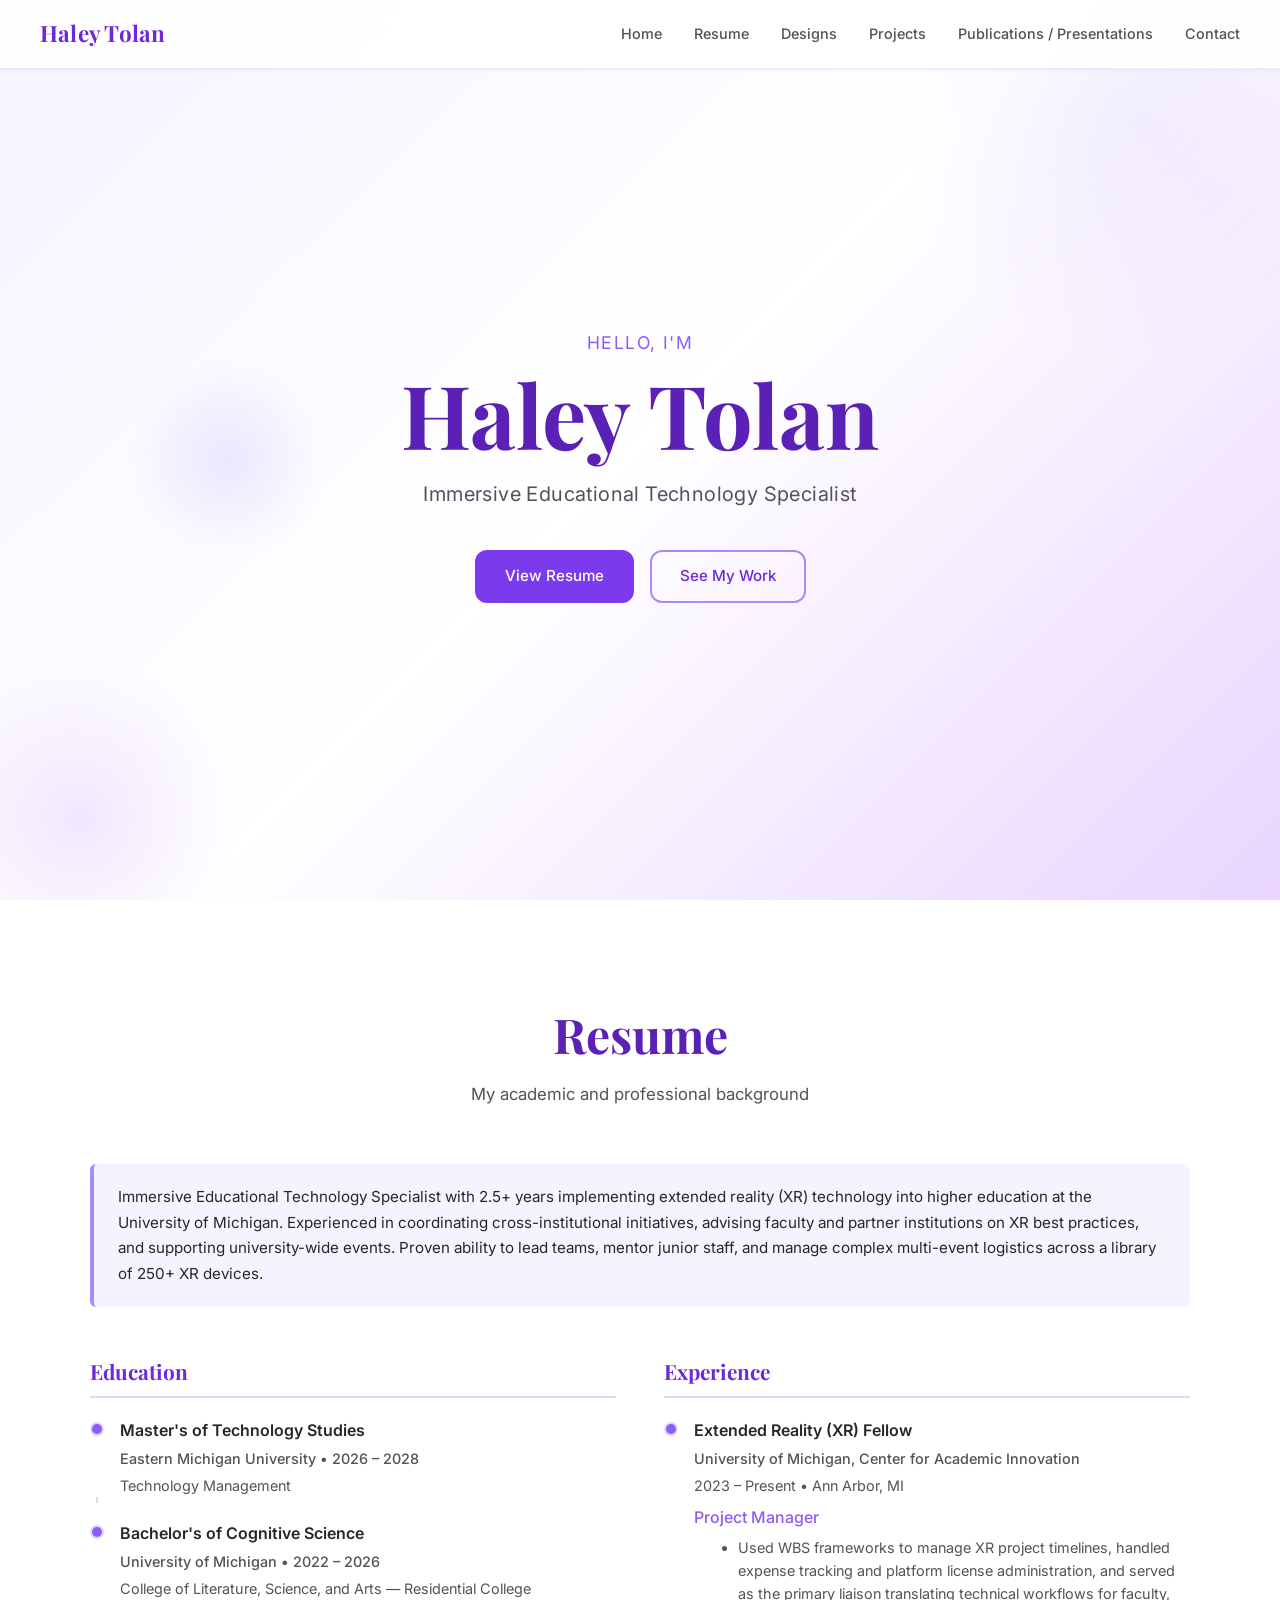
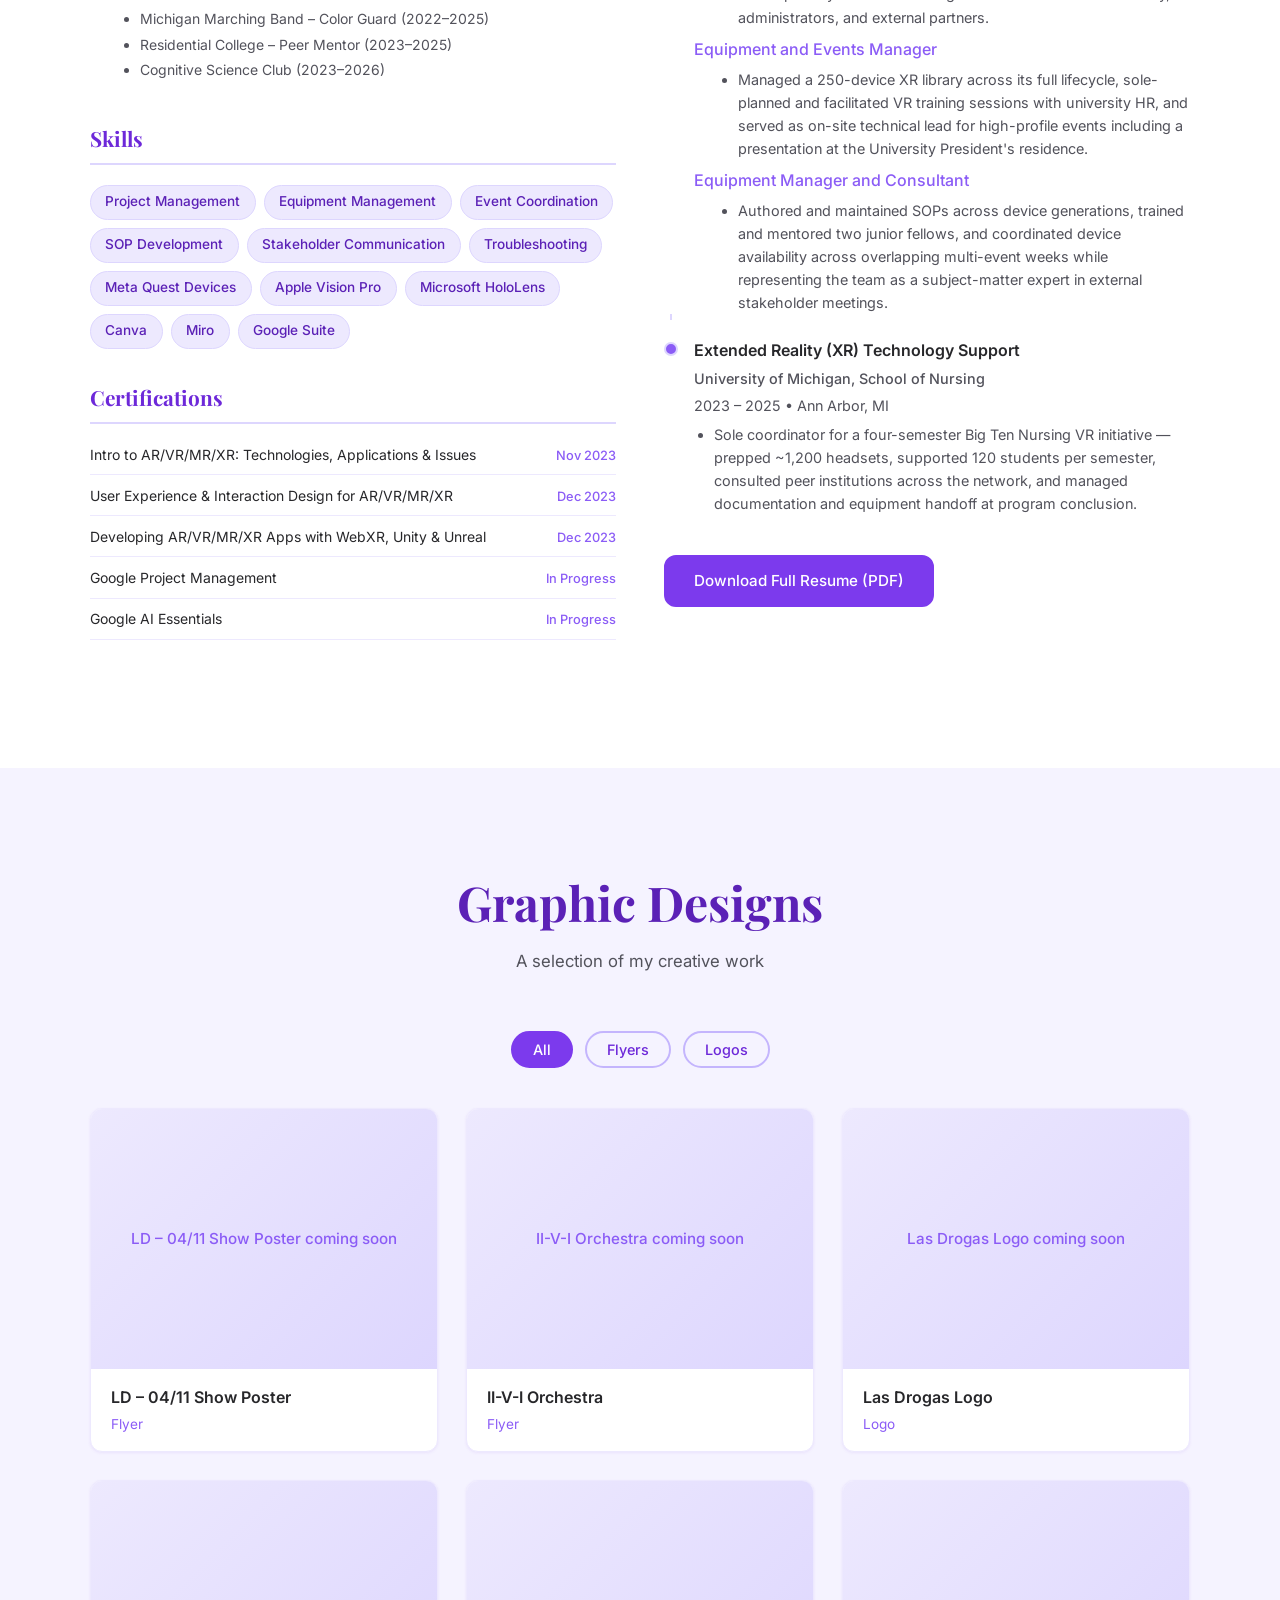
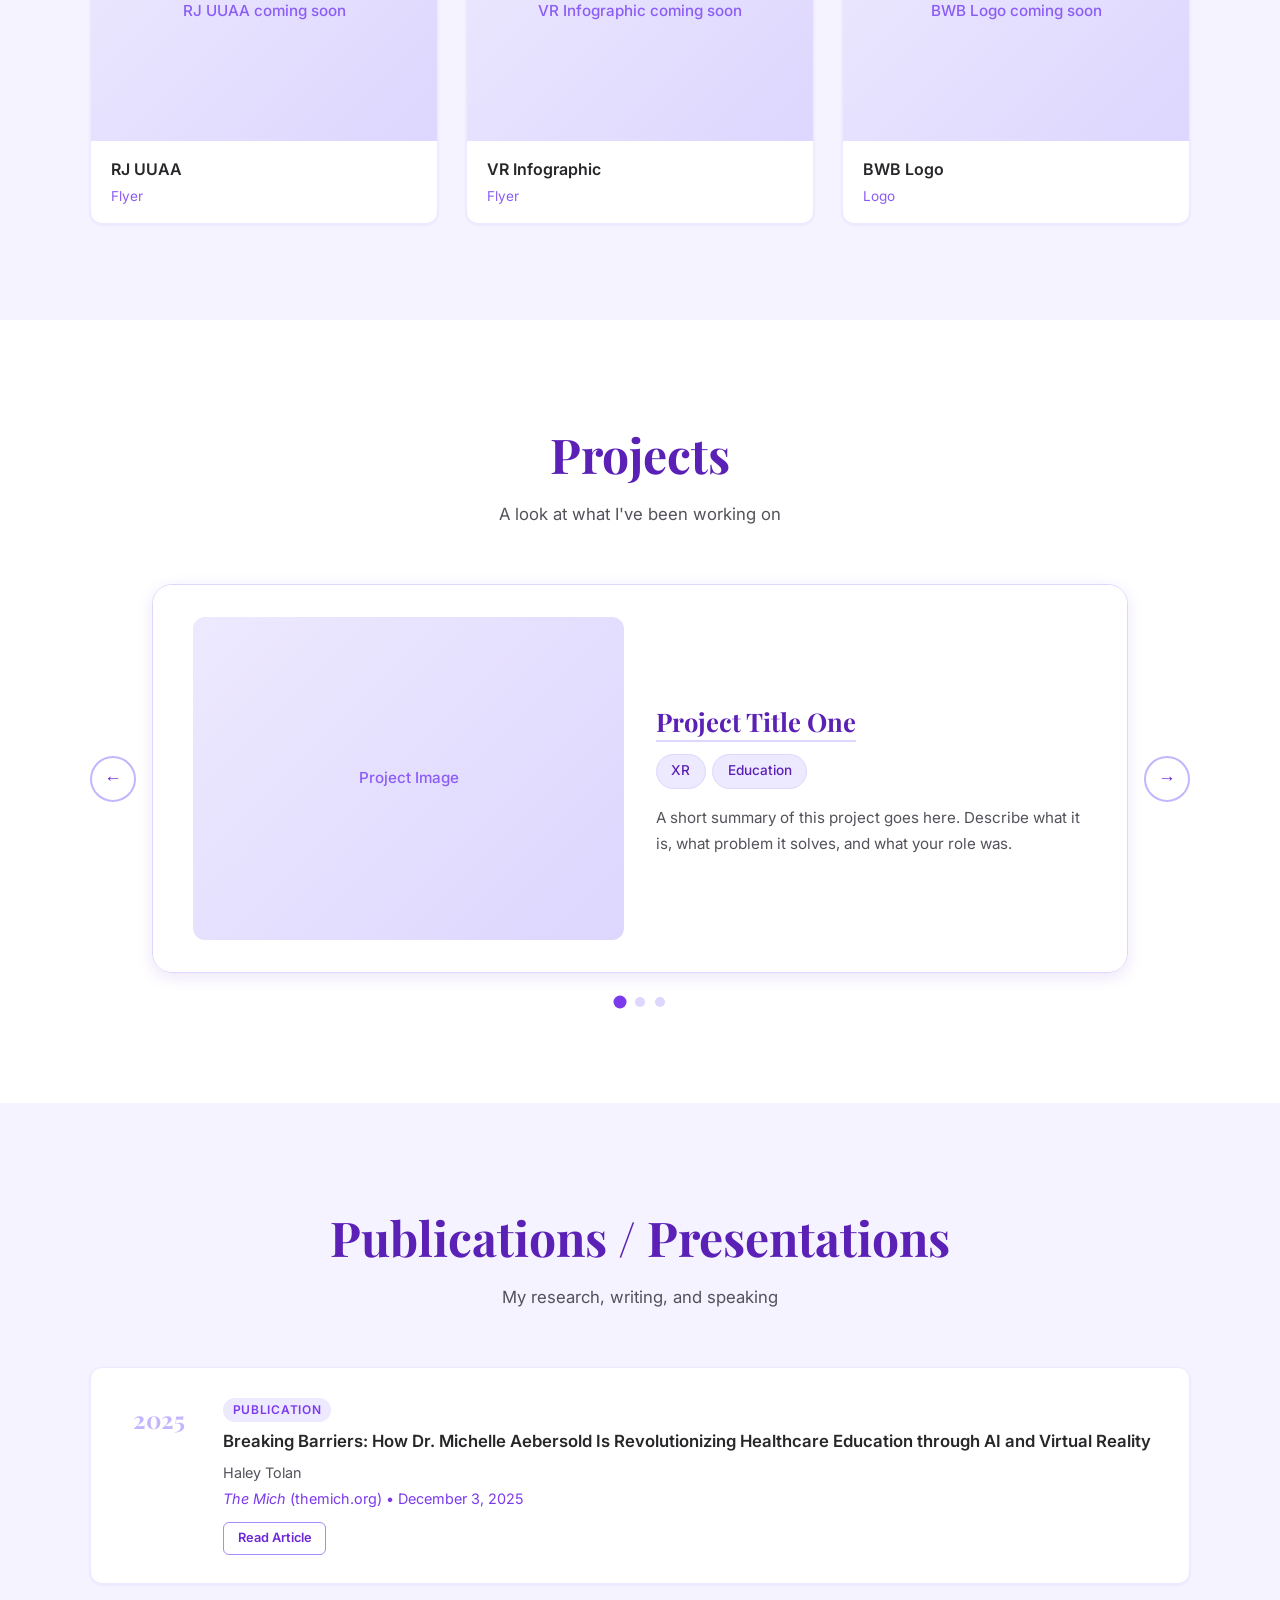
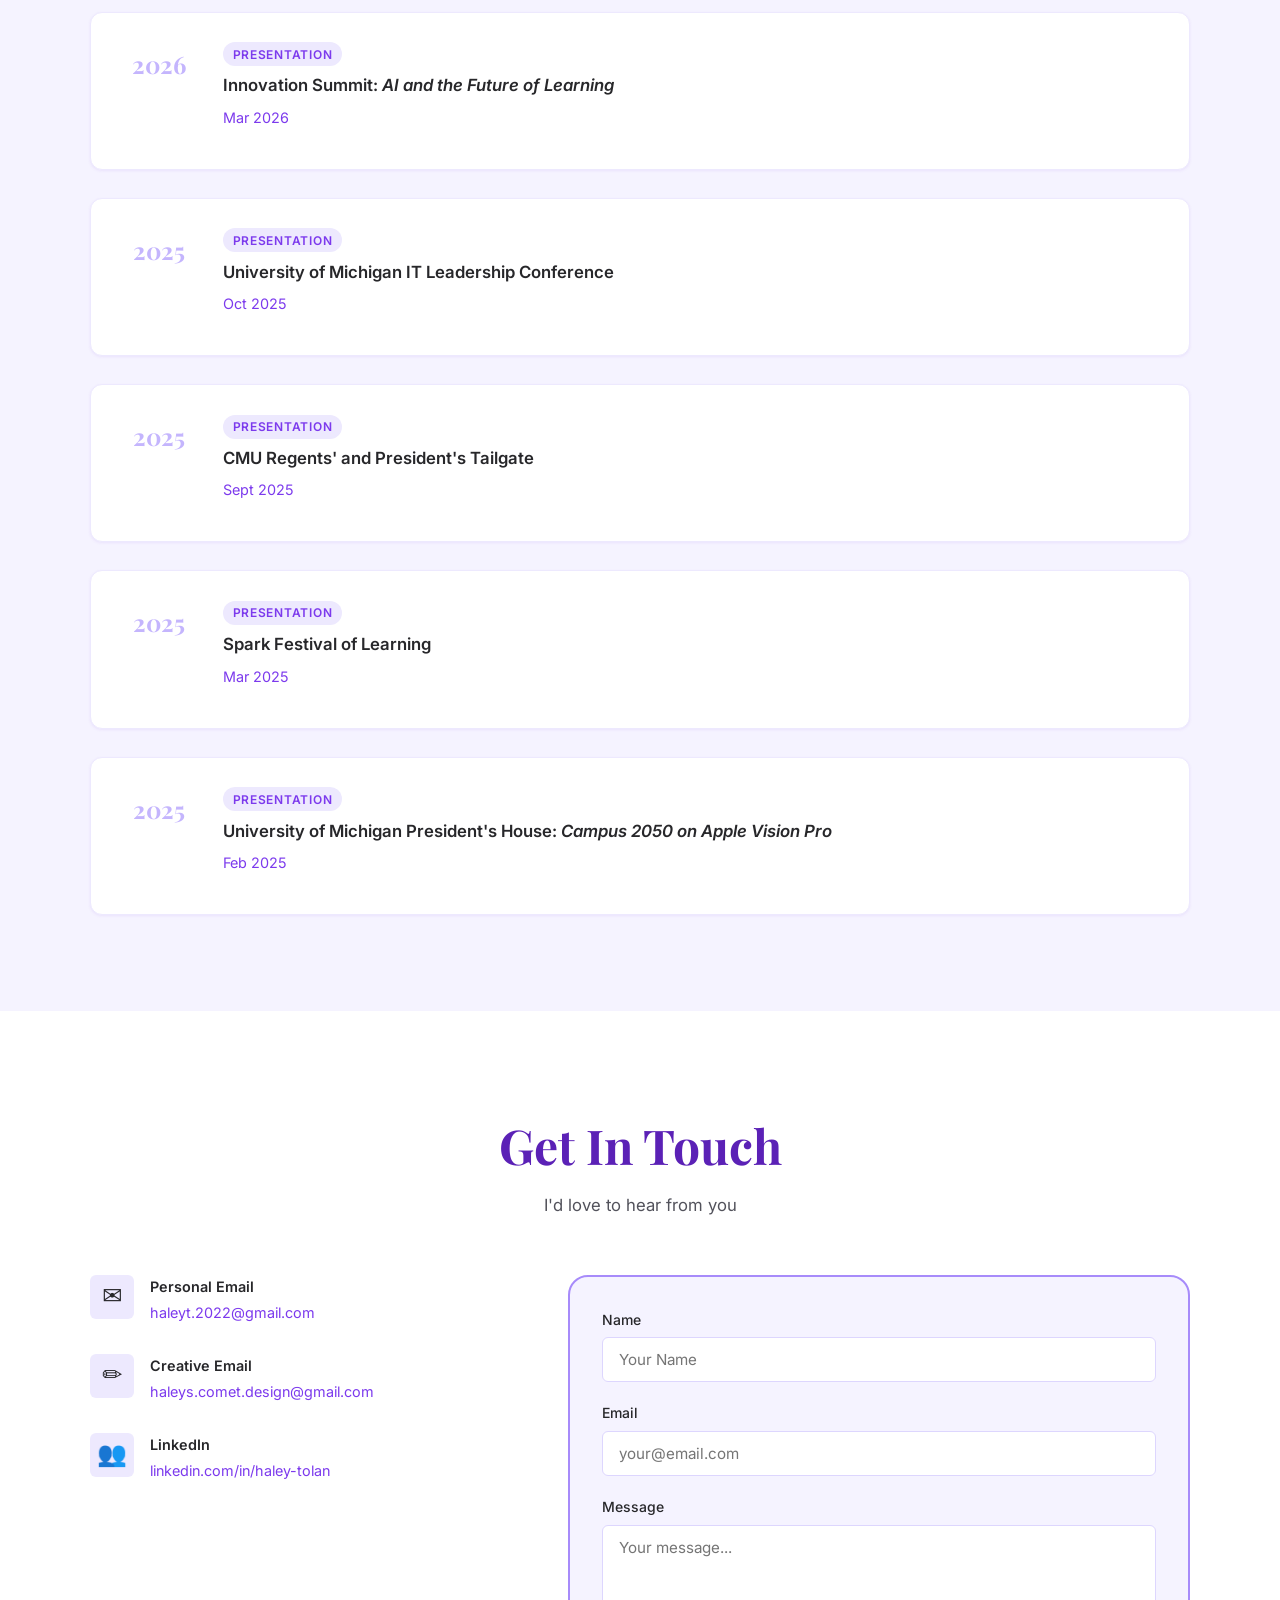
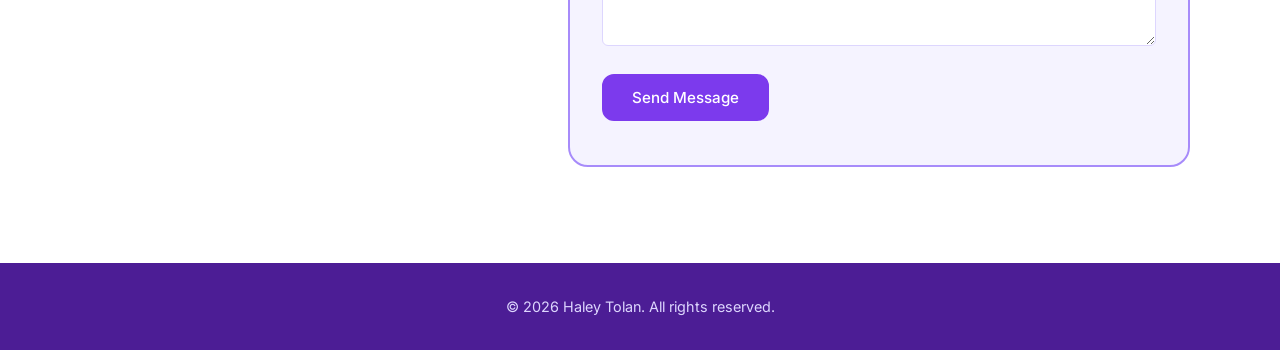
<file: index.html>
<!DOCTYPE html>
<html lang="en">
<head>
  <meta charset="UTF-8" />
  <meta name="viewport" content="width=device-width, initial-scale=1.0" />
  <title>Haley Tolan | Immersive Educational Technology Specialist</title>
  <link rel="icon" type="image/svg+xml" href="favicon.svg" />
  <link rel="stylesheet" href="style.css" />
  <link rel="preconnect" href="https://fonts.googleapis.com" />
  <link href="https://fonts.googleapis.com/css2?family=Playfair+Display:wght@400;600;700&family=Inter:wght@300;400;500&display=swap" rel="stylesheet" />
</head>
<body>

  <!-- Navigation -->
  <nav class="navbar">
    <div class="nav-logo">Haley Tolan</div>
    <ul class="nav-links">
      <li><a href="#home">Home</a></li>
      <li><a href="#resume">Resume</a></li>
      <li><a href="#designs">Designs</a></li>
      <li><a href="#projects">Projects</a></li>
      <li><a href="#publications">Publications / Presentations</a></li>
      <!-- <li><a href="#coursework">Coursework</a></li> -->
      <li><a href="#contact">Contact</a></li>
    </ul>
    <button class="nav-toggle" aria-label="Toggle menu">&#9776;</button>
  </nav>

  <!-- Hero -->
  <section id="home" class="hero">
    <div class="hero-content">
      <p class="hero-greeting">Hello, I'm</p>
      <h1 class="hero-name">Haley Tolan</h1>
      <p class="hero-tagline">Immersive Educational Technology Specialist</p>
      <div class="hero-cta">
        <a href="#resume" class="btn btn-primary">View Resume</a>
        <a href="#designs" class="btn btn-outline">See My Work</a>
      </div>
    </div>
    <div class="hero-decoration">
      <div class="circle circle-1"></div>
      <div class="circle circle-2"></div>
      <div class="circle circle-3"></div>
    </div>
  </section>

  <!-- Resume -->
  <section id="resume" class="section">
    <div class="container">
      <h2 class="section-title">Resume</h2>
      <p class="section-subtitle">My academic and professional background</p>

      <div class="resume-summary">
        <p>Immersive Educational Technology Specialist with 2.5+ years implementing extended reality (XR) technology into higher education at the 
          University of Michigan. Experienced in coordinating cross-institutional initiatives, advising faculty and partner institutions on 
          XR best practices, and supporting university-wide events. Proven ability to lead teams, mentor junior staff, and manage complex multi-event 
          logistics across a library of 250+ XR devices.</p>
      </div>

      <div class="resume-grid">
        <div class="resume-column">
          <h3 class="resume-category">Education</h3>
          <div class="timeline">
            <div class="timeline-item">
              <div class="timeline-dot"></div>
              <div class="timeline-content">
                <h4>Master's of Technology Studies</h4>
                <p class="timeline-place">Eastern Michigan University &bull; 2026 – 2028</p>
                <p>Technology Management</p>
              </div>
            </div>
            <div class="timeline-item">
              <div class="timeline-dot"></div>
              <div class="timeline-content">
                <h4>Bachelor's of Cognitive Science</h4>
                <p class="timeline-place">University of Michigan &bull; 2022 – 2026</p>
                <p>College of Literature, Science, and Arts &mdash; Residential College</p>
                <ul class="activity-list">
                  <li>Michigan Marching Band – Color Guard (2022–2025)</li>
                  <li>Residential College – Peer Mentor (2023–2025)</li>
                  <li>Cognitive Science Club (2023–2026)</li>
                </ul>
              </div>
            </div>
          </div>

          <h3 class="resume-category">Skills</h3>
          <div class="skills-grid">
            <span class="skill-tag">Project Management</span>
            <span class="skill-tag">Equipment Management</span>
            <span class="skill-tag">Event Coordination</span>
            <span class="skill-tag">SOP Development</span>
            <span class="skill-tag">Stakeholder Communication</span>
            <span class="skill-tag">Troubleshooting</span>
            <span class="skill-tag">Meta Quest Devices</span>
            <span class="skill-tag">Apple Vision Pro</span>
            <span class="skill-tag">Microsoft HoloLens</span>
            <span class="skill-tag">Canva</span>
            <span class="skill-tag">Miro</span>
            <span class="skill-tag">Google Suite</span>
          </div>

          <h3 class="resume-category">Certifications</h3>
          <div class="cert-list">
            <div class="cert-item">
              <span class="cert-name">Intro to AR/VR/MR/XR: Technologies, Applications &amp; Issues</span>
              <span class="cert-date">Nov 2023</span>
            </div>
            <div class="cert-item">
              <span class="cert-name">User Experience &amp; Interaction Design for AR/VR/MR/XR</span>
              <span class="cert-date">Dec 2023</span>
            </div>
            <div class="cert-item">
              <span class="cert-name">Developing AR/VR/MR/XR Apps with WebXR, Unity &amp; Unreal</span>
              <span class="cert-date">Dec 2023</span>
            </div>
            <div class="cert-item">
              <span class="cert-name">Google Project Management</span>
              <span class="cert-date">In Progress</span>
            </div>
            <div class="cert-item">
              <span class="cert-name">Google AI Essentials</span>
              <span class="cert-date">In Progress</span>
            </div>
          </div>
        </div>

        <div class="resume-column">
          <h3 class="resume-category">Experience</h3>
          <div class="timeline">
            <div class="timeline-item">
              <div class="timeline-dot"></div>
              <div class="timeline-content">
                <h4>Extended Reality (XR) Fellow</h4>
                <p class="timeline-place">University of Michigan, Center for Academic Innovation</p>
                <p> 2023 – Present &bull; Ann Arbor, MI</p>
                <dl class="role-list">
                  <dt>Project Manager</dt>
                  <dd>
                    <ul class="role-bullets">
                      <li>Used WBS frameworks to manage XR project timelines, handled expense tracking and platform license administration, 
                        and served as the primary liaison translating technical workflows for faculty, administrators, and external partners.</li>
                    </ul>
                  </dd>
                  <dt>Equipment and Events Manager</dt>
                  <dd>
                    <ul class="role-bullets">
                      <li>Managed a 250-device XR library across its full lifecycle, sole-planned and facilitated VR training sessions with university HR, 
                        and served as on-site technical lead for high-profile events including a presentation at the University President's residence.</li>
                    </ul>
                  </dd>
                  <dt>Equipment Manager and Consultant</dt>
                  <dd>
                    <ul class="role-bullets">
                      <li>Authored and maintained SOPs across device generations, trained and mentored two junior fellows, and coordinated device availability
                        across overlapping multi-event weeks while representing the team as a subject-matter expert in external stakeholder meetings.</li>
                    </ul>
                  </dd>
                </dl>
              </div>
            </div>
            <div class="timeline-item">
              <div class="timeline-dot"></div>
              <div class="timeline-content">
                <h4>Extended Reality (XR) Technology Support</h4>
                <p class="timeline-place">University of Michigan, School of Nursing</p>
                <p>2023 – 2025 &bull; Ann Arbor, MI</p>
                <ul class="role-bullets">
                  <li>Sole coordinator for a four-semester Big Ten Nursing VR initiative — prepped ~1,200 headsets, supported 120 students per semester, 
                    consulted peer institutions across the network, and managed documentation and equipment handoff at program conclusion.</li>
                </ul>
              </div>
            </div>
          </div>

          <div class="resume-download">
            <a href="resume.pdf" class="btn btn-primary" download>Download Full Resume (PDF)</a>
          </div>
        </div>
      </div>
    </div>
  </section>

  <!-- Graphic Designs -->
  <section id="designs" class="section section-alt">
    <div class="container">
      <h2 class="section-title">Graphic Designs</h2>
      <p class="section-subtitle">A selection of my creative work</p>

      <div class="filter-bar">
        <button class="filter-btn active" data-filter="all">All</button>
        <button class="filter-btn" data-filter="flyers">Flyers</button>
        <button class="filter-btn" data-filter="logos">Logos</button>
      </div>

      <div class="designs-grid">
        <!-- Row 1 -->
        <div class="design-card" data-category="flyers">
          <div class="design-placeholder"><span>LD – 04/11 Show Poster coming soon</span></div>
          <div class="design-info">
            <h4>LD – 04/11 Show Poster</h4>
            <p>Flyer</p>
          </div>
        </div>
        <div class="design-card" data-category="flyers">
          <div class="design-placeholder"><span>II-V-I Orchestra coming soon</span></div>
          <div class="design-info">
            <h4>II-V-I Orchestra</h4>
            <p>Flyer</p>
          </div>
        </div>
        <div class="design-card" data-category="logos">
          <div class="design-placeholder"><span>Las Drogas Logo coming soon</span></div>
          <div class="design-info">
            <h4>Las Drogas Logo</h4>
            <p>Logo</p>
          </div>
        </div>
        <!-- Row 2 -->
        <div class="design-card" data-category="flyers">
          <div class="design-placeholder"><span>RJ UUAA coming soon</span></div>
          <div class="design-info">
            <h4>RJ UUAA</h4>
            <p>Flyer</p>
          </div>
        </div>
        <div class="design-card" data-category="flyers">
          <div class="design-placeholder"><span>VR Infographic coming soon</span></div>
          <div class="design-info">
            <h4>VR Infographic</h4>
            <p>Flyer</p>
          </div>
        </div>
        <div class="design-card" data-category="logos">
          <div class="design-placeholder">
            <span>BWB Logo coming soon</span>
          </div>
          <div class="design-info">
            <h4>BWB Logo</h4>
            <p>Logo</p>
          </div>
        </div>
      </div>
    </div>
  </section>

  <!-- Projects -->
  <section id="projects" class="section">
    <div class="container">
      <h2 class="section-title">Projects</h2>
      <p class="section-subtitle">A look at what I've been working on</p>

      <div class="carousel" id="projectCarousel">
        <button class="carousel-btn carousel-prev" aria-label="Previous project">&#8592;</button>
        <div class="carousel-viewport">
          <div class="carousel-track">

            <div class="carousel-slide">
              <div class="slide-media">
                <div class="slide-placeholder"><span>Project Image</span></div>
              </div>
              <div class="slide-body">
                <h3><a href="projects/project-1.html" class="project-link">Project Title One</a></h3>
                <div class="slide-tags">
                  <span class="skill-tag">XR</span>
                  <span class="skill-tag">Education</span>
                </div>
                <p class="slide-summary">A short summary of this project goes here. Describe what it is, what problem it solves, and what your role was.</p>
              </div>
            </div>

            <div class="carousel-slide">
              <div class="slide-media">
                <div class="slide-placeholder"><span>Project Image</span></div>
              </div>
              <div class="slide-body">
                <h3><a href="projects/project-2.html" class="project-link">Project Title Two</a></h3>
                <div class="slide-tags">
                  <span class="skill-tag">Design</span>
                  <span class="skill-tag">Canva</span>
                </div>
                <p class="slide-summary">A short summary of this project goes here. Describe what it is, what problem it solves, and what your role was.</p>
              </div>
            </div>

            <div class="carousel-slide">
              <div class="slide-media">
                <div class="slide-placeholder"><span>Project Image</span></div>
              </div>
              <div class="slide-body">
                <h3><a href="projects/project-3.html" class="project-link">Project Title Three</a></h3>
                <div class="slide-tags">
                  <span class="skill-tag">Research</span>
                  <span class="skill-tag">Writing</span>
                </div>
                <p class="slide-summary">A short summary of this project goes here. Describe what it is, what problem it solves, and what your role was.</p>
              </div>
            </div>

          </div>
        </div>
        <button class="carousel-btn carousel-next" aria-label="Next project">&#8594;</button>
      </div>

      <div class="carousel-dots" id="carouselDots">
        <button class="dot active"></button>
        <button class="dot"></button>
        <button class="dot"></button>
      </div>
    </div>
  </section>

  <!-- Publications -->
  <section id="publications" class="section section-alt">
    <div class="container">
      <h2 class="section-title">Publications / Presentations</h2>
      <p class="section-subtitle">My research, writing, and speaking</p>

      <div class="publications-list">
        <div class="publication-card">
          <div class="pub-year">2025</div>
          <div class="pub-content">
            <span class="pub-type">Publication</span>
            <h4 class="pub-title">Breaking Barriers: How Dr. Michelle Aebersold Is Revolutionizing Healthcare Education through AI and Virtual Reality</h4>
            <p class="pub-authors">Haley Tolan</p>
            <p class="pub-venue"><em>The Mich</em> (themich.org) &bull; December 3, 2025</p>
            <div class="pub-links">
              <a href="https://themich.org/2025/12/03/breaking-barriers/" class="pub-link" target="_blank">Read Article</a>
            </div>
          </div>
        </div>
        <div class="publication-card">
          <div class="pub-year">2026</div>
          <div class="pub-content">
            <span class="pub-type">Presentation</span>
            <h4 class="pub-title">Innovation Summit: <em>AI and the Future of Learning</em></h4>
            <p class="pub-venue">Mar 2026</p>
          </div>
        </div>
        <div class="publication-card">
          <div class="pub-year">2025</div>
          <div class="pub-content">
            <span class="pub-type">Presentation</span>
            <h4 class="pub-title">University of Michigan IT Leadership Conference</h4>
            <p class="pub-venue">Oct 2025</p>
          </div>
        </div>
        <div class="publication-card">
          <div class="pub-year">2025</div>
          <div class="pub-content">
            <span class="pub-type">Presentation</span>
            <h4 class="pub-title">CMU Regents' and President's Tailgate</h4>
            <p class="pub-venue">Sept 2025</p>
          </div>
        </div>
        <div class="publication-card">
          <div class="pub-year">2025</div>
          <div class="pub-content">
            <span class="pub-type">Presentation</span>
            <h4 class="pub-title">Spark Festival of Learning</h4>
            <p class="pub-venue">Mar 2025</p>
          </div>
        </div>
        <div class="publication-card">
          <div class="pub-year">2025</div>
          <div class="pub-content">
            <span class="pub-type">Presentation</span>
            <h4 class="pub-title">University of Michigan President's House: <em>Campus 2050 on Apple Vision Pro</em></h4>
            <p class="pub-venue">Feb 2025</p>
          </div>
        </div>
      </div>
    </div>
  </section>

  <!-- Coursework (hidden — restore when ready)
  <section id="coursework" class="section section-alt">
    <div class="container">
      <h2 class="section-title">Relevant Coursework</h2>
      <p class="section-subtitle">Courses that have shaped my academic foundation</p>

      <div class="courses-grid">
        <div class="course-category-card">
          <div class="course-icon">&#128218;</div>
          <h3>Core Major Courses</h3>
          <ul class="course-list">
            <li>
              <span class="course-name">Course Name 101</span>
              <span class="course-grade">A</span>
            </li>
            <li>
              <span class="course-name">Course Name 201</span>
              <span class="course-grade">A</span>
            </li>
            <li>
              <span class="course-name">Course Name 301</span>
              <span class="course-grade">A-</span>
            </li>
            <li>
              <span class="course-name">Course Name 401</span>
              <span class="course-grade">B+</span>
            </li>
          </ul>
        </div>

        <div class="course-category-card">
          <div class="course-icon">&#128187;</div>
          <h3>Technical Courses</h3>
          <ul class="course-list">
            <li>
              <span class="course-name">Technical Course 1</span>
              <span class="course-grade">A</span>
            </li>
            <li>
              <span class="course-name">Technical Course 2</span>
              <span class="course-grade">A-</span>
            </li>
            <li>
              <span class="course-name">Technical Course 3</span>
              <span class="course-grade">A</span>
            </li>
          </ul>
        </div>

        <div class="course-category-card">
          <div class="course-icon">&#127775;</div>
          <h3>Design &amp; Creative</h3>
          <ul class="course-list">
            <li>
              <span class="course-name">Design Fundamentals</span>
              <span class="course-grade">A</span>
            </li>
            <li>
              <span class="course-name">Graphic Design Studio</span>
              <span class="course-grade">A</span>
            </li>
            <li>
              <span class="course-name">Typography</span>
              <span class="course-grade">A+</span>
            </li>
          </ul>
        </div>

        <div class="course-category-card">
          <div class="course-icon">&#128300;</div>
          <h3>Research &amp; Methods</h3>
          <ul class="course-list">
            <li>
              <span class="course-name">Research Methods</span>
              <span class="course-grade">A</span>
            </li>
            <li>
              <span class="course-name">Statistics</span>
              <span class="course-grade">A-</span>
            </li>
            <li>
              <span class="course-name">Academic Writing</span>
              <span class="course-grade">A</span>
            </li>
          </ul>
        </div>
      </div>
    </div>
  </section>
  -->

  <!-- Contact -->
  <section id="contact" class="section">
    <div class="container">
      <h2 class="section-title">Get In Touch</h2>
      <p class="section-subtitle">I'd love to hear from you</p>

      <div class="contact-layout">
        <div class="contact-info">
          <div class="contact-item">
            <span class="contact-icon">&#9993;</span>
            <div>
              <h4>Personal Email</h4>
              <a href="mailto:haleyt.2022@gmail.com">haleyt.2022@gmail.com</a>
            </div>
          </div>
          <div class="contact-item">
            <span class="contact-icon">&#9999;</span>
            <div>
              <h4>Creative Email</h4>
              <a href="mailto:haleys.comet.design@gmail.com">haleys.comet.design@gmail.com</a>
            </div>
          </div>
          <div class="contact-item">
            <span class="contact-icon">&#128101;</span>
            <div>
              <h4>LinkedIn</h4>
              <a href="https://www.linkedin.com/in/haley-tolan/" target="_blank">linkedin.com/in/haley-tolan</a>
            </div>
          </div>
        </div>

        <form class="contact-form" onsubmit="handleFormSubmit(event)">
          <div class="form-group">
            <label for="name">Name</label>
            <input type="text" id="name" name="name" placeholder="Your Name" required />
          </div>
          <div class="form-group">
            <label for="email">Email</label>
            <input type="email" id="email" name="email" placeholder="your@email.com" required />
          </div>
          <div class="form-group">
            <label for="message">Message</label>
            <textarea id="message" name="message" rows="5" placeholder="Your message..." required></textarea>
          </div>
          <button type="submit" class="btn btn-primary">Send Message</button>
          <p class="form-note" id="form-note"></p>
        </form>
      </div>
    </div>
  </section>

  <!-- Footer -->
  <footer class="footer">
    <p>&copy; 2026 Haley Tolan. All rights reserved.</p>
  </footer>

  <script src="script.js"></script>
</body>
</html>
</file>
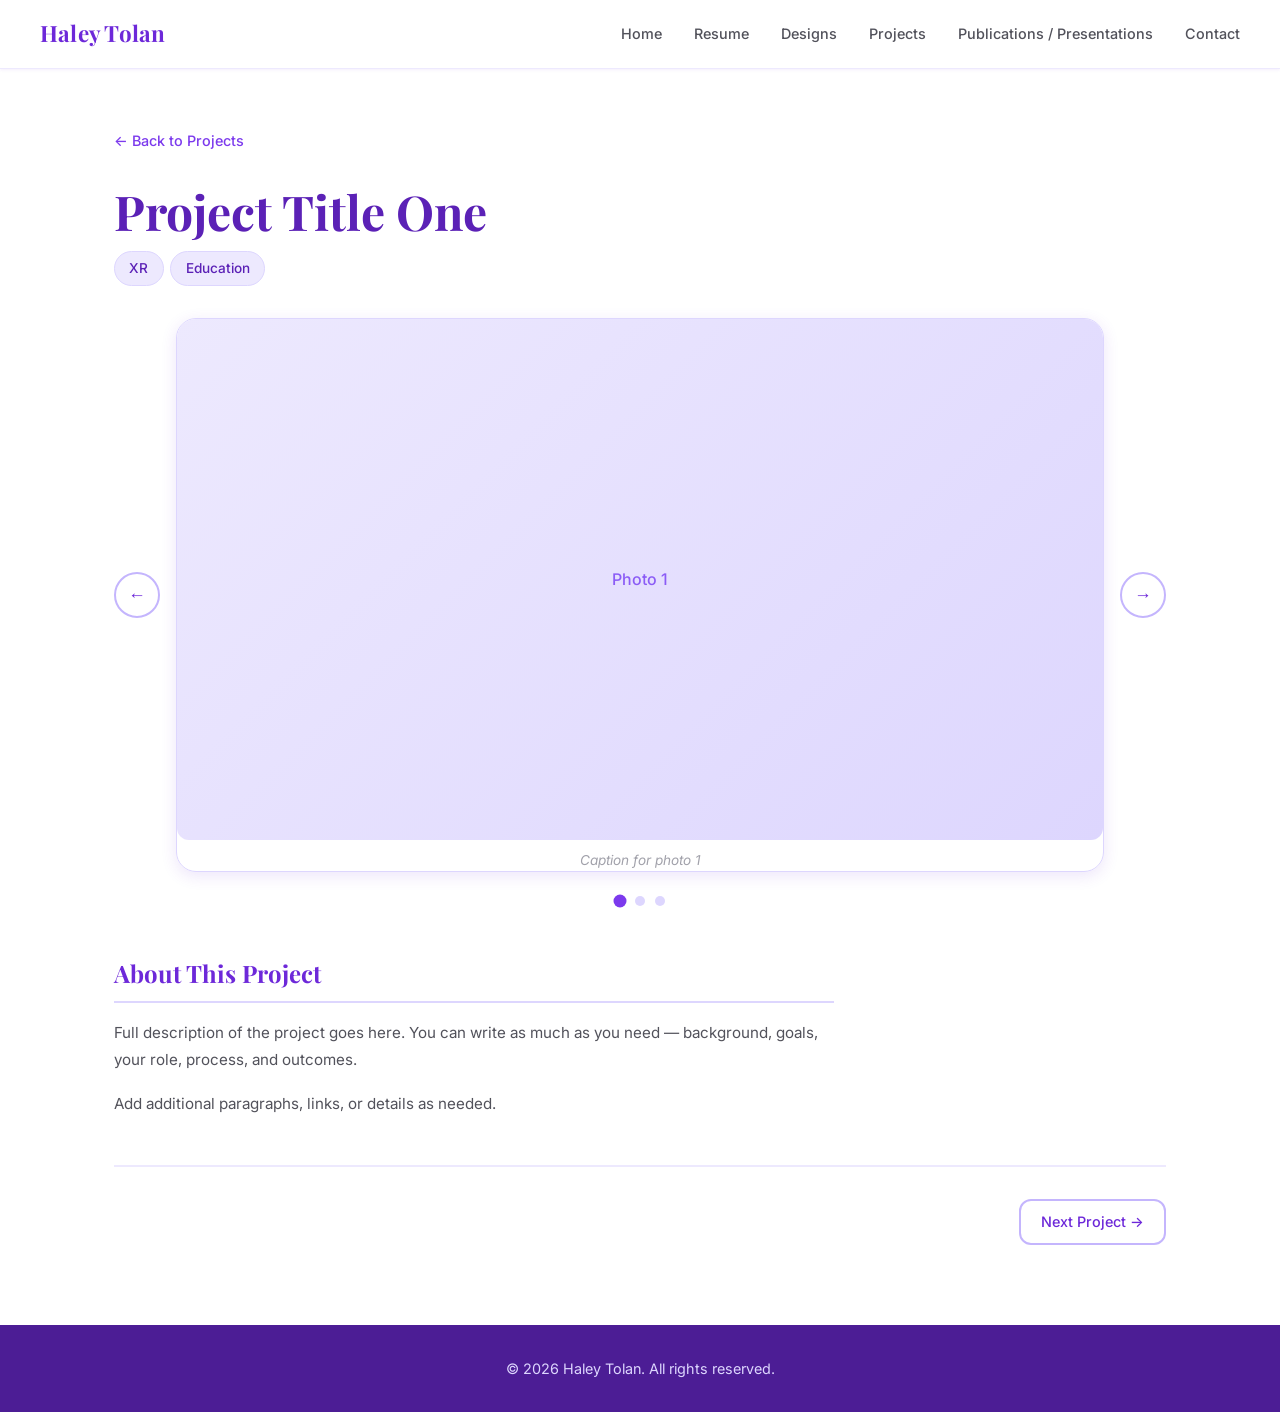
<file: projects/project-1.html>
<!DOCTYPE html>
<html lang="en">
<head>
  <meta charset="UTF-8" />
  <meta name="viewport" content="width=device-width, initial-scale=1.0" />
  <title>Project Title One | Haley Tolan</title>
  <link rel="icon" type="image/svg+xml" href="../favicon.svg" />
  <link rel="stylesheet" href="../style.css" />
  <link rel="preconnect" href="https://fonts.googleapis.com" />
  <link href="https://fonts.googleapis.com/css2?family=Playfair+Display:wght@400;600;700&family=Inter:wght@300;400;500&display=swap" rel="stylesheet" />
</head>
<body>

  <nav class="navbar">
    <a href="../index.html" class="nav-logo">Haley Tolan</a>
    <ul class="nav-links">
      <li><a href="../index.html#home">Home</a></li>
      <li><a href="../index.html#resume">Resume</a></li>
      <li><a href="../index.html#designs">Designs</a></li>
      <li><a href="../index.html#projects">Projects</a></li>
      <li><a href="../index.html#publications">Publications / Presentations</a></li>
      <li><a href="../index.html#contact">Contact</a></li>
    </ul>
    <button class="nav-toggle" aria-label="Toggle menu">&#9776;</button>
  </nav>

  <main class="project-page">
    <div class="container">

      <a href="../index.html#projects" class="back-link">&#8592; Back to Projects</a>

      <header class="project-header">
        <h1 class="project-title">Project Title One</h1>
        <div class="slide-tags">
          <span class="skill-tag">XR</span>
          <span class="skill-tag">Education</span>
        </div>
      </header>

      <div class="photo-carousel">
        <div class="carousel">
          <button class="carousel-btn carousel-prev" aria-label="Previous photo">&#8592;</button>
          <div class="carousel-viewport">
            <div class="photo-track">
              <div class="photo-slide">
                <div class="photo-placeholder"><span>Photo 1</span></div>
                <p class="photo-caption">Caption for photo 1</p>
              </div>
              <div class="photo-slide">
                <div class="photo-placeholder"><span>Photo 2</span></div>
                <p class="photo-caption">Caption for photo 2</p>
              </div>
              <div class="photo-slide">
                <div class="photo-placeholder"><span>Photo 3</span></div>
                <p class="photo-caption">Caption for photo 3</p>
              </div>
            </div>
          </div>
          <button class="carousel-btn carousel-next" aria-label="Next photo">&#8594;</button>
        </div>
        <div class="carousel-dots">
          <button class="dot active"></button>
          <button class="dot"></button>
          <button class="dot"></button>
        </div>
      </div>

      <div class="project-body">
        <h2>About This Project</h2>
        <p>Full description of the project goes here. You can write as much as you need — background, goals, your role, process, and outcomes.</p>
        <p>Add additional paragraphs, links, or details as needed.</p>
      </div>

      <nav class="project-nav">
        <span></span>
        <a href="project-2.html" class="project-nav-btn">Next Project &#8594;</a>
      </nav>

    </div>
  </main>

  <footer class="footer">
    <p>&copy; 2026 Haley Tolan. All rights reserved.</p>
  </footer>

  <script src="../script.js"></script>
</body>
</html>
</file>
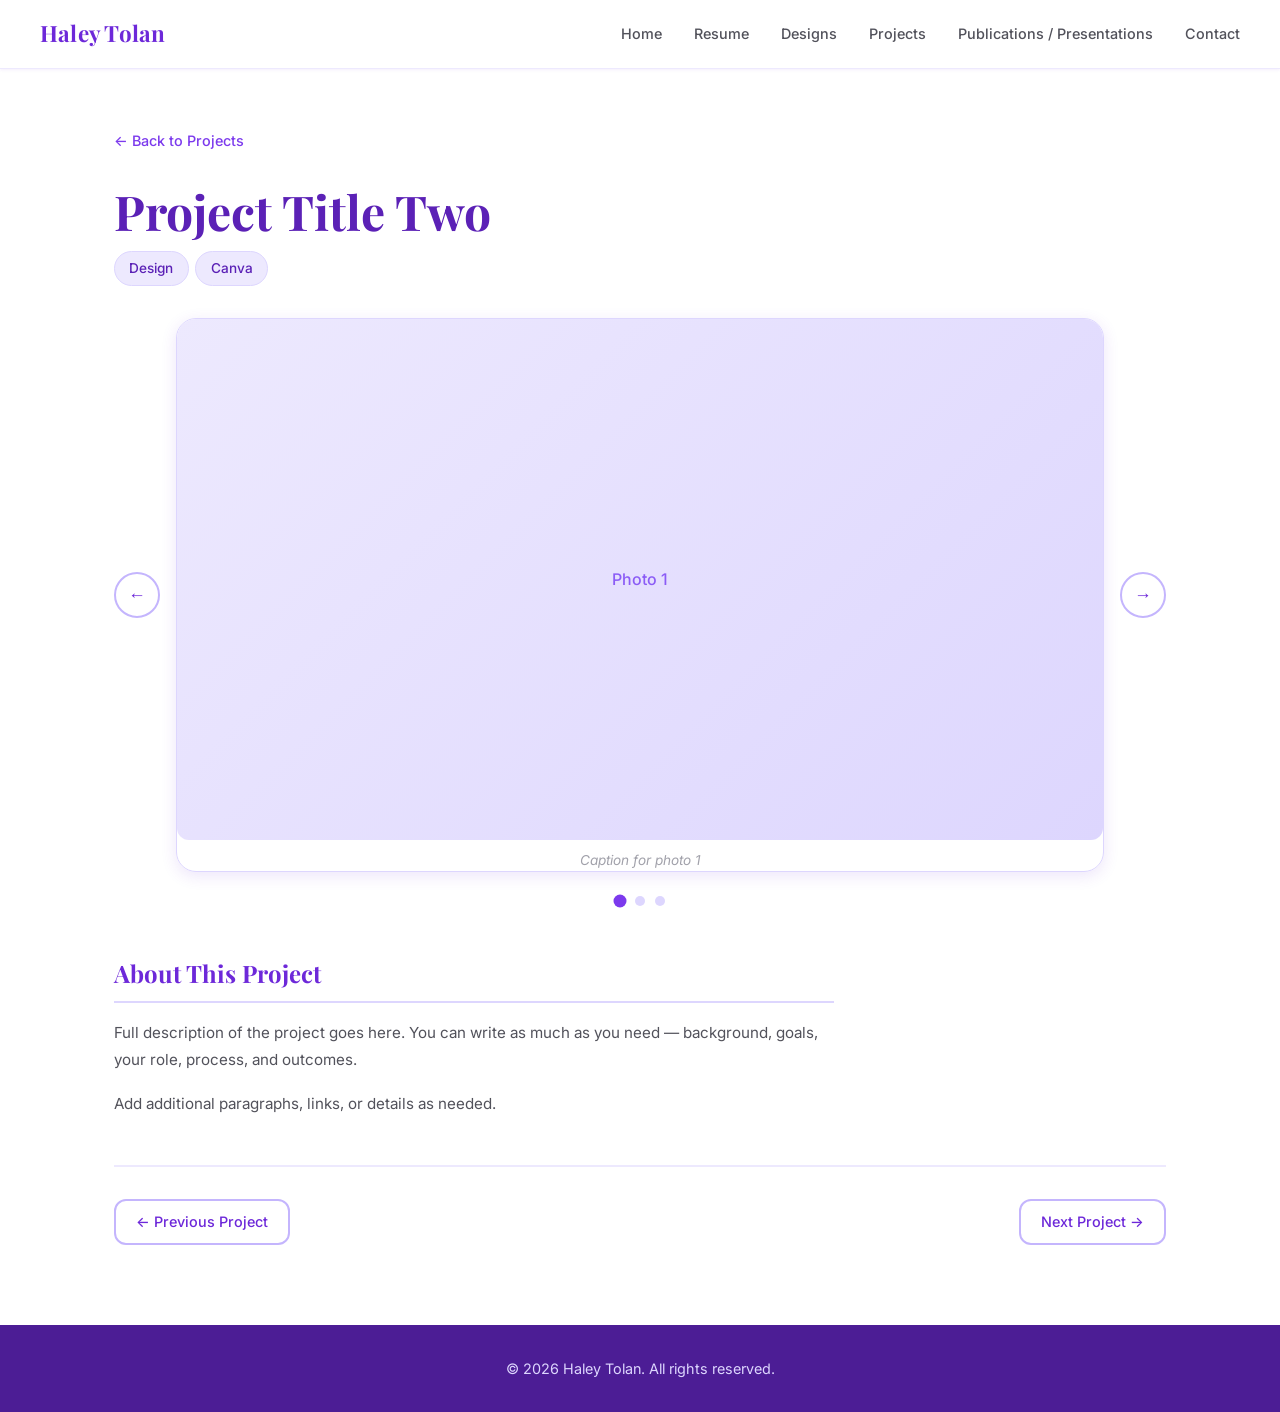
<file: projects/project-2.html>
<!DOCTYPE html>
<html lang="en">
<head>
  <meta charset="UTF-8" />
  <meta name="viewport" content="width=device-width, initial-scale=1.0" />
  <title>Project Title Two | Haley Tolan</title>
  <link rel="icon" type="image/svg+xml" href="../favicon.svg" />
  <link rel="stylesheet" href="../style.css" />
  <link rel="preconnect" href="https://fonts.googleapis.com" />
  <link href="https://fonts.googleapis.com/css2?family=Playfair+Display:wght@400;600;700&family=Inter:wght@300;400;500&display=swap" rel="stylesheet" />
</head>
<body>

  <nav class="navbar">
    <a href="../index.html" class="nav-logo">Haley Tolan</a>
    <ul class="nav-links">
      <li><a href="../index.html#home">Home</a></li>
      <li><a href="../index.html#resume">Resume</a></li>
      <li><a href="../index.html#designs">Designs</a></li>
      <li><a href="../index.html#projects">Projects</a></li>
      <li><a href="../index.html#publications">Publications / Presentations</a></li>
      <li><a href="../index.html#contact">Contact</a></li>
    </ul>
    <button class="nav-toggle" aria-label="Toggle menu">&#9776;</button>
  </nav>

  <main class="project-page">
    <div class="container">

      <a href="../index.html#projects" class="back-link">&#8592; Back to Projects</a>

      <header class="project-header">
        <h1 class="project-title">Project Title Two</h1>
        <div class="slide-tags">
          <span class="skill-tag">Design</span>
          <span class="skill-tag">Canva</span>
        </div>
      </header>

      <div class="photo-carousel">
        <div class="carousel">
          <button class="carousel-btn carousel-prev" aria-label="Previous photo">&#8592;</button>
          <div class="carousel-viewport">
            <div class="photo-track">
              <div class="photo-slide">
                <div class="photo-placeholder"><span>Photo 1</span></div>
                <p class="photo-caption">Caption for photo 1</p>
              </div>
              <div class="photo-slide">
                <div class="photo-placeholder"><span>Photo 2</span></div>
                <p class="photo-caption">Caption for photo 2</p>
              </div>
              <div class="photo-slide">
                <div class="photo-placeholder"><span>Photo 3</span></div>
                <p class="photo-caption">Caption for photo 3</p>
              </div>
            </div>
          </div>
          <button class="carousel-btn carousel-next" aria-label="Next photo">&#8594;</button>
        </div>
        <div class="carousel-dots">
          <button class="dot active"></button>
          <button class="dot"></button>
          <button class="dot"></button>
        </div>
      </div>

      <div class="project-body">
        <h2>About This Project</h2>
        <p>Full description of the project goes here. You can write as much as you need — background, goals, your role, process, and outcomes.</p>
        <p>Add additional paragraphs, links, or details as needed.</p>
      </div>

      <nav class="project-nav">
        <a href="project-1.html" class="project-nav-btn">&#8592; Previous Project</a>
        <a href="project-3.html" class="project-nav-btn">Next Project &#8594;</a>
      </nav>

    </div>
  </main>

  <footer class="footer">
    <p>&copy; 2026 Haley Tolan. All rights reserved.</p>
  </footer>

  <script src="../script.js"></script>
</body>
</html>
</file>
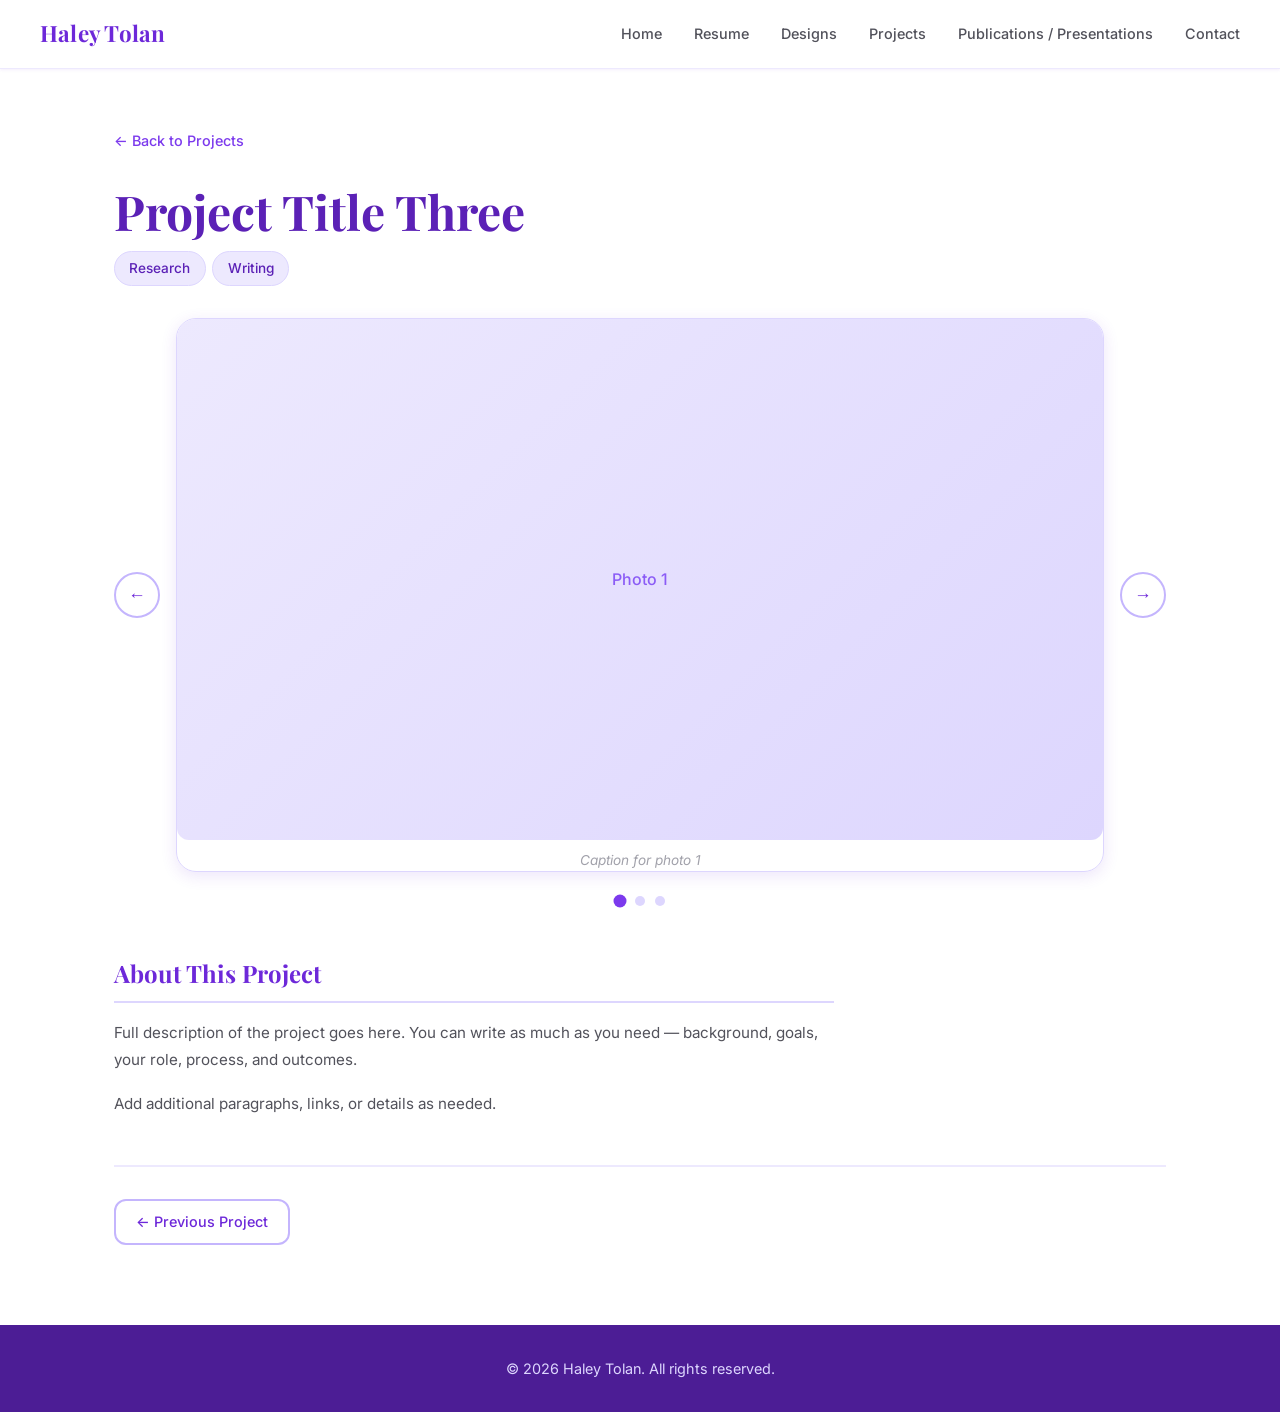
<file: projects/project-3.html>
<!DOCTYPE html>
<html lang="en">
<head>
  <meta charset="UTF-8" />
  <meta name="viewport" content="width=device-width, initial-scale=1.0" />
  <title>Project Title Three | Haley Tolan</title>
  <link rel="icon" type="image/svg+xml" href="../favicon.svg" />
  <link rel="stylesheet" href="../style.css" />
  <link rel="preconnect" href="https://fonts.googleapis.com" />
  <link href="https://fonts.googleapis.com/css2?family=Playfair+Display:wght@400;600;700&family=Inter:wght@300;400;500&display=swap" rel="stylesheet" />
</head>
<body>

  <nav class="navbar">
    <a href="../index.html" class="nav-logo">Haley Tolan</a>
    <ul class="nav-links">
      <li><a href="../index.html#home">Home</a></li>
      <li><a href="../index.html#resume">Resume</a></li>
      <li><a href="../index.html#designs">Designs</a></li>
      <li><a href="../index.html#projects">Projects</a></li>
      <li><a href="../index.html#publications">Publications / Presentations</a></li>
      <li><a href="../index.html#contact">Contact</a></li>
    </ul>
    <button class="nav-toggle" aria-label="Toggle menu">&#9776;</button>
  </nav>

  <main class="project-page">
    <div class="container">

      <a href="../index.html#projects" class="back-link">&#8592; Back to Projects</a>

      <header class="project-header">
        <h1 class="project-title">Project Title Three</h1>
        <div class="slide-tags">
          <span class="skill-tag">Research</span>
          <span class="skill-tag">Writing</span>
        </div>
      </header>

      <div class="photo-carousel">
        <div class="carousel">
          <button class="carousel-btn carousel-prev" aria-label="Previous photo">&#8592;</button>
          <div class="carousel-viewport">
            <div class="photo-track">
              <div class="photo-slide">
                <div class="photo-placeholder"><span>Photo 1</span></div>
                <p class="photo-caption">Caption for photo 1</p>
              </div>
              <div class="photo-slide">
                <div class="photo-placeholder"><span>Photo 2</span></div>
                <p class="photo-caption">Caption for photo 2</p>
              </div>
              <div class="photo-slide">
                <div class="photo-placeholder"><span>Photo 3</span></div>
                <p class="photo-caption">Caption for photo 3</p>
              </div>
            </div>
          </div>
          <button class="carousel-btn carousel-next" aria-label="Next photo">&#8594;</button>
        </div>
        <div class="carousel-dots">
          <button class="dot active"></button>
          <button class="dot"></button>
          <button class="dot"></button>
        </div>
      </div>

      <div class="project-body">
        <h2>About This Project</h2>
        <p>Full description of the project goes here. You can write as much as you need — background, goals, your role, process, and outcomes.</p>
        <p>Add additional paragraphs, links, or details as needed.</p>
      </div>

      <nav class="project-nav">
        <a href="project-2.html" class="project-nav-btn">&#8592; Previous Project</a>
        <span></span>
      </nav>

    </div>
  </main>

  <footer class="footer">
    <p>&copy; 2026 Haley Tolan. All rights reserved.</p>
  </footer>

  <script src="../script.js"></script>
</body>
</html>
</file>
<file: style.css>
/* ===== CSS CUSTOM PROPERTIES ===== */
:root {
  --lavender-50:  #f5f3ff;
  --lavender-100: #ede9fe;
  --lavender-200: #ddd6fe;
  --lavender-300: #c4b5fd;
  --lavender-400: #a78bfa;
  --lavender-500: #8b5cf6;
  --lavender-600: #7c3aed;
  --lavender-700: #6d28d9;
  --lavender-800: #5b21b6;
  --lavender-900: #4c1d95;

  --accent-lilac:   #d8b4fe;
  --accent-mauve:   #c084fc;
  --accent-soft:    #e9d5ff;

  --white:     #ffffff;
  --gray-50:   #fafafa;
  --gray-100:  #f4f4f5;
  --gray-200:  #e4e4e7;
  --gray-400:  #a1a1aa;
  --gray-600:  #52525b;
  --gray-800:  #27272a;
  --gray-900:  #18181b;

  --font-heading: 'Playfair Display', Georgia, serif;
  --font-body:    'Inter', system-ui, sans-serif;

  --radius-sm:  6px;
  --radius-md:  12px;
  --radius-lg:  20px;
  --radius-xl:  32px;

  --shadow-sm:  0 1px 3px rgba(109, 40, 217, 0.08);
  --shadow-md:  0 4px 16px rgba(109, 40, 217, 0.12);
  --shadow-lg:  0 8px 32px rgba(109, 40, 217, 0.16);

  --transition: 0.25s ease;
}

/* ===== RESET ===== */
*, *::before, *::after { box-sizing: border-box; margin: 0; padding: 0; }
html { scroll-behavior: smooth; }
body {
  font-family: var(--font-body);
  color: var(--gray-800);
  background: var(--white);
  line-height: 1.6;
}
img { max-width: 100%; display: block; }
a { color: inherit; text-decoration: none; }
ul { list-style: none; }

/* ===== NAVBAR ===== */
.navbar {
  position: fixed;
  top: 0; left: 0; right: 0;
  z-index: 1000;
  display: flex;
  align-items: center;
  justify-content: space-between;
  padding: 1rem 2.5rem;
  background: rgba(255, 255, 255, 0.88);
  backdrop-filter: blur(12px);
  border-bottom: 1px solid var(--lavender-100);
  box-shadow: var(--shadow-sm);
}

.nav-logo {
  font-family: var(--font-heading);
  font-size: 1.4rem;
  font-weight: 700;
  color: var(--lavender-700);
  letter-spacing: 0.01em;
}

.nav-links {
  display: flex;
  gap: 2rem;
}

.nav-links a {
  font-size: 0.9rem;
  font-weight: 500;
  color: var(--gray-600);
  transition: color var(--transition);
  position: relative;
}

.nav-links a::after {
  content: '';
  position: absolute;
  bottom: -3px; left: 0; right: 100%;
  height: 2px;
  background: var(--lavender-500);
  transition: right var(--transition);
}

.nav-links a:hover { color: var(--lavender-700); }
.nav-links a:hover::after { right: 0; }

.nav-toggle {
  display: none;
  background: none;
  border: none;
  font-size: 1.5rem;
  color: var(--lavender-700);
  cursor: pointer;
}

/* ===== BUTTONS ===== */
.btn {
  display: inline-block;
  padding: 0.75rem 1.75rem;
  border-radius: var(--radius-md);
  font-family: var(--font-body);
  font-size: 0.95rem;
  font-weight: 500;
  cursor: pointer;
  border: 2px solid transparent;
  transition: all var(--transition);
}

.btn-primary {
  background: var(--lavender-600);
  color: var(--white);
  border-color: var(--lavender-600);
}
.btn-primary:hover {
  background: var(--lavender-700);
  border-color: var(--lavender-700);
  transform: translateY(-2px);
  box-shadow: var(--shadow-md);
}

.btn-outline {
  background: transparent;
  color: var(--lavender-700);
  border-color: var(--lavender-400);
}
.btn-outline:hover {
  background: var(--lavender-50);
  border-color: var(--lavender-600);
  transform: translateY(-2px);
}

/* ===== HERO ===== */
.hero {
  min-height: 100vh;
  display: flex;
  align-items: center;
  justify-content: center;
  position: relative;
  overflow: hidden;
  background: linear-gradient(135deg, var(--lavender-50) 0%, var(--white) 50%, var(--accent-soft) 100%);
  padding: 6rem 2rem 4rem;
}

.hero-content {
  text-align: center;
  z-index: 1;
  max-width: 700px;
}

.hero-greeting {
  font-size: 1.1rem;
  color: var(--lavender-500);
  letter-spacing: 0.08em;
  text-transform: uppercase;
  margin-bottom: 0.5rem;
}

.hero-name {
  font-family: var(--font-heading);
  font-size: clamp(3rem, 8vw, 5.5rem);
  font-weight: 700;
  color: var(--lavender-800);
  line-height: 1.1;
  margin-bottom: 1rem;
}

.hero-tagline {
  font-size: 1.25rem;
  color: var(--gray-600);
  margin-bottom: 2.5rem;
  letter-spacing: 0.02em;
}

.hero-cta {
  display: flex;
  gap: 1rem;
  justify-content: center;
  flex-wrap: wrap;
}

/* Decorative circles */
.hero-decoration { position: absolute; inset: 0; pointer-events: none; }
.circle {
  position: absolute;
  border-radius: 50%;
  opacity: 0.18;
}
.circle-1 {
  width: 480px; height: 480px;
  background: radial-gradient(circle, var(--lavender-300), transparent 70%);
  top: -120px; right: -100px;
}
.circle-2 {
  width: 320px; height: 320px;
  background: radial-gradient(circle, var(--accent-mauve), transparent 70%);
  bottom: -80px; left: -80px;
}
.circle-3 {
  width: 200px; height: 200px;
  background: radial-gradient(circle, var(--lavender-400), transparent 70%);
  top: 40%; left: 10%;
}

/* ===== SECTIONS ===== */
.section {
  padding: 6rem 1.5rem;
}
.section-alt {
  background: var(--lavender-50);
}
.container {
  max-width: 1100px;
  margin: 0 auto;
}

.section-title {
  font-family: var(--font-heading);
  font-size: clamp(2rem, 5vw, 3rem);
  color: var(--lavender-800);
  text-align: center;
  margin-bottom: 0.5rem;
}
.section-subtitle {
  text-align: center;
  color: var(--gray-600);
  font-size: 1.05rem;
  margin-bottom: 3.5rem;
}

/* ===== RESUME ===== */
.resume-grid {
  display: grid;
  grid-template-columns: 1fr 1fr;
  gap: 3rem;
}

.resume-category {
  font-family: var(--font-heading);
  font-size: 1.3rem;
  color: var(--lavender-700);
  margin-bottom: 1.25rem;
  padding-bottom: 0.5rem;
  border-bottom: 2px solid var(--lavender-200);
}

/* ===== RESUME SUMMARY ===== */
.resume-summary {
  background: var(--lavender-50);
  border-left: 4px solid var(--lavender-400);
  border-radius: var(--radius-sm);
  padding: 1.25rem 1.5rem;
  margin-bottom: 3rem;
  color: var(--gray-700);
  font-size: 0.95rem;
  line-height: 1.7;
}

/* ===== ACTIVITY LIST (education) ===== */
.activity-list {
  margin-top: 0.5rem;
  padding-left: 1.25rem;
  list-style: disc;
  font-size: 0.875rem;
  color: var(--gray-600);
  display: flex;
  flex-direction: column;
  gap: 0.2rem;
}

/* ===== ROLE BULLETS ===== */
.role-bullets {
  margin-top: 0.35rem;
  padding-left: 1.25rem;
  list-style: disc;
  display: flex;
  flex-direction: column;
  gap: 0.4rem;
  font-size: 0.9rem;
  color: var(--gray-600);
}

/* ===== CERTIFICATIONS ===== */
.cert-list {
  display: flex;
  flex-direction: column;
  gap: 0.6rem;
  margin-bottom: 2rem;
}
.cert-item {
  display: flex;
  justify-content: space-between;
  align-items: baseline;
  gap: 1rem;
  font-size: 0.875rem;
  padding-bottom: 0.5rem;
  border-bottom: 1px solid var(--lavender-100);
}
.cert-name { color: var(--gray-700); }
.cert-date {
  flex-shrink: 0;
  font-size: 0.8rem;
  font-weight: 500;
  color: var(--lavender-500);
}

/* ===== PRESENTATIONS ===== */
.presentations-list {
  display: flex;
  flex-direction: column;
  gap: 0.6rem;
  margin-bottom: 2rem;
}
.presentation-item {
  display: flex;
  justify-content: space-between;
  align-items: baseline;
  gap: 1rem;
  font-size: 0.875rem;
  padding-bottom: 0.5rem;
  border-bottom: 1px solid var(--lavender-100);
}
.pres-title { color: var(--gray-700); }
.pres-date {
  flex-shrink: 0;
  font-size: 0.8rem;
  font-weight: 500;
  color: var(--lavender-500);
}

.timeline { margin-bottom: 2.5rem; }
.timeline-item {
  display: flex;
  gap: 1rem;
  margin-bottom: 1.5rem;
  position: relative;
}
.timeline-item + .timeline-item::before {
  content: '';
  position: absolute;
  left: 6px;
  top: -1.5rem;
  bottom: calc(100% - 6px + 1.5rem);
  width: 2px;
  background: var(--lavender-200);
}

.timeline-dot {
  flex-shrink: 0;
  width: 14px;
  height: 14px;
  border-radius: 50%;
  background: var(--lavender-500);
  border: 2px solid var(--lavender-200);
  margin-top: 4px;
}

.timeline-content h4 {
  font-weight: 600;
  color: var(--gray-800);
  margin-bottom: 0.2rem;
}
.timeline-place {
  font-size: 0.85rem;
  color: var(--lavender-500);
  font-weight: 500;
  margin-bottom: 0.25rem;
}
.timeline-content p {
  font-size: 0.9rem;
  color: var(--gray-600);
}

.role-list { margin-top: 0.4rem; }
.role-list dt {
  font-size: 1rem;
  color: var(--lavender-500);
  font-weight: 500;
  margin-top: 0.5rem;
}
.role-list dd {
  margin-left: 1.5rem;
  font-size: 0.9rem;
  color: var(--gray-600);
}

.skills-grid {
  display: flex;
  flex-wrap: wrap;
  gap: 0.5rem;
  margin-bottom: 2rem;
}
.skill-tag {
  padding: 0.35rem 0.9rem;
  background: var(--lavender-100);
  color: var(--lavender-800);
  border-radius: var(--radius-xl);
  font-size: 0.85rem;
  font-weight: 500;
  border: 1px solid var(--lavender-200);
  transition: background var(--transition);
}
.skill-tag:hover { background: var(--lavender-200); }

.resume-download {
  margin-top: 1.5rem;
}

/* ===== DESIGNS ===== */
.filter-bar {
  display: flex;
  justify-content: center;
  gap: 0.75rem;
  margin-bottom: 2.5rem;
  flex-wrap: wrap;
}
.filter-btn {
  padding: 0.5rem 1.25rem;
  border-radius: var(--radius-xl);
  border: 2px solid var(--lavender-300);
  background: transparent;
  color: var(--lavender-700);
  font-family: var(--font-body);
  font-size: 0.9rem;
  font-weight: 500;
  cursor: pointer;
  transition: all var(--transition);
}
.filter-btn:hover,
.filter-btn.active {
  background: var(--lavender-600);
  border-color: var(--lavender-600);
  color: var(--white);
}

.designs-grid {
  display: grid;
  grid-template-columns: repeat(auto-fill, minmax(300px, 1fr));
  gap: 1.75rem;
}
.design-card {
  border-radius: var(--radius-md);
  overflow: hidden;
  background: var(--white);
  box-shadow: var(--shadow-sm);
  transition: transform var(--transition), box-shadow var(--transition);
  border: 1px solid var(--lavender-100);
}
.design-card:hover {
  transform: translateY(-6px);
  box-shadow: var(--shadow-lg);
}
.design-card.hidden { display: none; }

.design-img {
  width: 100%;
  aspect-ratio: 4/3;
  object-fit: cover;
  display: block;
}

.design-placeholder {
  width: 100%;
  aspect-ratio: 4/3;
  background: linear-gradient(135deg, var(--lavender-100), var(--lavender-200));
  display: flex;
  align-items: center;
  justify-content: center;
  color: var(--lavender-500);
  font-size: 0.95rem;
  font-weight: 500;
  cursor: pointer;
  transition: background var(--transition);
}
.design-placeholder:hover { background: var(--lavender-200); }

.design-info {
  padding: 1rem 1.25rem;
}
.design-info h4 {
  font-weight: 600;
  color: var(--gray-800);
  margin-bottom: 0.2rem;
}
.design-info p {
  font-size: 0.85rem;
  color: var(--lavender-500);
}

/* ===== PUBLICATIONS ===== */
.publications-list {
  display: flex;
  flex-direction: column;
  gap: 1.75rem;
}
.publication-card {
  display: grid;
  grid-template-columns: 80px 1fr;
  gap: 1.5rem;
  padding: 1.75rem;
  background: var(--white);
  border-radius: var(--radius-md);
  border: 1px solid var(--lavender-100);
  box-shadow: var(--shadow-sm);
  transition: box-shadow var(--transition), transform var(--transition);
}
.publication-card:hover {
  box-shadow: var(--shadow-md);
  transform: translateY(-3px);
}

.pub-year {
  font-family: var(--font-heading);
  font-size: 1.5rem;
  font-weight: 700;
  color: var(--lavender-300);
  text-align: center;
  padding-top: 0.25rem;
}

.pub-type {
  display: inline-block;
  font-size: 0.75rem;
  font-weight: 600;
  text-transform: uppercase;
  letter-spacing: 0.06em;
  color: var(--lavender-600);
  background: var(--lavender-100);
  border-radius: var(--radius-xl);
  padding: 0.15rem 0.6rem;
  margin-bottom: 0.4rem;
}

.pub-title {
  font-weight: 600;
  font-size: 1.05rem;
  color: var(--gray-800);
  margin-bottom: 0.4rem;
}
.pub-authors {
  font-size: 0.9rem;
  color: var(--gray-600);
  margin-bottom: 0.2rem;
}
.pub-venue {
  font-size: 0.9rem;
  color: var(--lavender-600);
  margin-bottom: 0.75rem;
}
.pub-abstract {
  font-size: 0.9rem;
  color: var(--gray-600);
  margin-bottom: 1rem;
}
.pub-links {
  display: flex;
  gap: 0.75rem;
}
.pub-link {
  padding: 0.3rem 0.85rem;
  font-size: 0.8rem;
  font-weight: 600;
  border-radius: var(--radius-sm);
  border: 1.5px solid var(--lavender-400);
  color: var(--lavender-700);
  transition: all var(--transition);
}
.pub-link:hover {
  background: var(--lavender-600);
  border-color: var(--lavender-600);
  color: var(--white);
}

/* ===== COURSEWORK ===== */
.courses-grid {
  display: grid;
  grid-template-columns: repeat(auto-fill, minmax(240px, 1fr));
  gap: 1.75rem;
}
.course-category-card {
  background: var(--white);
  border-radius: var(--radius-md);
  padding: 1.75rem;
  border: 1px solid var(--lavender-100);
  box-shadow: var(--shadow-sm);
  transition: transform var(--transition), box-shadow var(--transition);
}
.course-category-card:hover {
  transform: translateY(-4px);
  box-shadow: var(--shadow-md);
}
.course-icon {
  font-size: 2rem;
  margin-bottom: 0.75rem;
}
.course-category-card h3 {
  font-family: var(--font-heading);
  font-size: 1.1rem;
  color: var(--lavender-700);
  margin-bottom: 1rem;
}
.course-list { display: flex; flex-direction: column; gap: 0.6rem; }
.course-list li {
  display: flex;
  justify-content: space-between;
  align-items: center;
  font-size: 0.9rem;
  padding-bottom: 0.5rem;
  border-bottom: 1px solid var(--lavender-50);
}
.course-name { color: var(--gray-700); }
.course-grade {
  font-weight: 600;
  color: var(--lavender-600);
  font-size: 0.85rem;
}

/* ===== PROJECT LINK (main carousel title) ===== */
.project-link {
  color: var(--lavender-800);
  text-decoration: none;
  border-bottom: 2px solid var(--lavender-200);
  padding-bottom: 2px;
  transition: color var(--transition), border-color var(--transition);
}
.project-link:hover {
  color: var(--lavender-600);
  border-bottom-color: var(--lavender-500);
}

/* ===== PROJECT DETAIL PAGE ===== */
.project-page {
  padding-top: 5rem;
  min-height: 100vh;
  background: var(--white);
}
.project-page .container {
  padding: 3rem 1.5rem 5rem;
}

.back-link {
  display: inline-flex;
  align-items: center;
  gap: 0.35rem;
  color: var(--lavender-600);
  font-size: 0.9rem;
  font-weight: 500;
  margin-bottom: 2rem;
  transition: color var(--transition);
}
.back-link:hover { color: var(--lavender-800); }

.project-header { margin-bottom: 2rem; }
.project-title {
  font-family: var(--font-heading);
  font-size: clamp(2rem, 5vw, 3rem);
  color: var(--lavender-800);
  line-height: 1.15;
  margin-bottom: 0.75rem;
}

/* Photo carousel (project pages) */
.photo-carousel { margin-bottom: 3rem; }

.photo-track {
  display: flex;
  transition: transform 0.4s ease;
}
.photo-slide { flex: 0 0 100%; min-width: 0; box-sizing: border-box; }

.photo-placeholder {
  width: 100%;
  aspect-ratio: 16/9;
  background: linear-gradient(135deg, var(--lavender-100), var(--lavender-200));
  border-radius: var(--radius-md);
  display: flex;
  align-items: center;
  justify-content: center;
  color: var(--lavender-500);
  font-size: 1rem;
  font-weight: 500;
}
.photo-slide img {
  width: 100%;
  aspect-ratio: 16/9;
  object-fit: cover;
  display: block;
  border-radius: var(--radius-md);
}
.photo-caption {
  text-align: center;
  font-size: 0.85rem;
  color: var(--gray-400);
  margin-top: 0.6rem;
  font-style: italic;
}

.project-body { max-width: 720px; margin-top: 0.5rem; }

.project-nav {
  display: flex;
  justify-content: space-between;
  align-items: center;
  margin-top: 3rem;
  padding-top: 2rem;
  border-top: 2px solid var(--lavender-100);
}
.project-nav-btn {
  display: inline-flex;
  align-items: center;
  gap: 0.4rem;
  padding: 0.6rem 1.25rem;
  border: 2px solid var(--lavender-300);
  border-radius: var(--radius-md);
  color: var(--lavender-700);
  font-size: 0.9rem;
  font-weight: 500;
  transition: all var(--transition);
}
.project-nav-btn:hover {
  background: var(--lavender-600);
  border-color: var(--lavender-600);
  color: var(--white);
}
.project-body h2 {
  font-family: var(--font-heading);
  font-size: 1.5rem;
  color: var(--lavender-700);
  margin-bottom: 1rem;
  padding-bottom: 0.5rem;
  border-bottom: 2px solid var(--lavender-200);
}
.project-body p {
  color: var(--gray-600);
  font-size: 0.95rem;
  line-height: 1.8;
  margin-bottom: 1rem;
}

/* ===== PROJECTS CAROUSEL ===== */
.carousel {
  display: flex;
  align-items: center;
  gap: 1rem;
}

.carousel-viewport {
  overflow: hidden;
  border-radius: var(--radius-lg);
  flex: 1;
  border: 1px solid var(--lavender-200);
  box-shadow: var(--shadow-md);
}

.carousel-track {
  display: flex;
  transition: transform 0.4s ease;
}

.carousel-slide {
  flex: 0 0 100%;
  min-width: 0;
  display: grid;
  grid-template-columns: 1fr 1fr;
  gap: 2rem;
  padding: 2rem 2.5rem;
  background: var(--white);
  align-items: center;
  box-sizing: border-box;
}

.slide-media {
  border-radius: var(--radius-md);
  overflow: hidden;
}

.slide-placeholder {
  width: 100%;
  aspect-ratio: 4/3;
  background: linear-gradient(135deg, var(--lavender-100), var(--lavender-200));
  display: flex;
  align-items: center;
  justify-content: center;
  color: var(--lavender-500);
  font-size: 0.95rem;
  font-weight: 500;
}

.slide-img {
  width: 100%;
  aspect-ratio: 4/3;
  object-fit: cover;
  display: block;
}

.slide-body h3 {
  font-family: var(--font-heading);
  font-size: 1.6rem;
  color: var(--lavender-800);
  margin-bottom: 0.75rem;
}

.slide-tags {
  display: flex;
  flex-wrap: wrap;
  gap: 0.4rem;
  margin-bottom: 1rem;
}

.slide-summary {
  color: var(--gray-600);
  font-size: 0.95rem;
  line-height: 1.7;
}

.carousel-btn {
  flex-shrink: 0;
  width: 46px;
  height: 46px;
  border-radius: 50%;
  background: var(--white);
  border: 2px solid var(--lavender-300);
  color: var(--lavender-700);
  font-size: 1.1rem;
  cursor: pointer;
  transition: all var(--transition);
  display: flex;
  align-items: center;
  justify-content: center;
}

.carousel-btn:hover {
  background: var(--lavender-600);
  border-color: var(--lavender-600);
  color: var(--white);
}

.carousel-dots {
  display: flex;
  justify-content: center;
  gap: 0.6rem;
  margin-top: 1.5rem;
}

.dot {
  width: 10px;
  height: 10px;
  border-radius: 50%;
  background: var(--lavender-200);
  border: none;
  cursor: pointer;
  transition: background var(--transition), transform var(--transition);
  padding: 0;
}

.dot.active {
  background: var(--lavender-600);
  transform: scale(1.3);
}

@media (max-width: 768px) {
  .carousel { gap: 0.5rem; }
  .carousel-slide {
    grid-template-columns: 1fr;
    gap: 1.5rem;
    padding: 1.5rem;
  }
  .carousel-btn { width: 38px; height: 38px; font-size: 1rem; }
}

/* ===== CONTACT ===== */
.contact-layout {
  display: grid;
  grid-template-columns: 1fr 1.5fr;
  gap: 4rem;
  align-items: start;
}
.contact-info { display: flex; flex-direction: column; gap: 1.75rem; }
.contact-item {
  display: flex;
  gap: 1rem;
  align-items: flex-start;
}
.contact-icon {
  font-size: 1.5rem;
  width: 44px;
  height: 44px;
  display: flex;
  align-items: center;
  justify-content: center;
  background: var(--lavender-100);
  border-radius: var(--radius-sm);
  flex-shrink: 0;
}
.contact-item h4 {
  font-weight: 600;
  color: var(--gray-800);
  margin-bottom: 0.15rem;
  font-size: 0.9rem;
}
.contact-item a {
  color: var(--lavender-600);
  font-size: 0.9rem;
  transition: color var(--transition);
}
.contact-item a:hover { color: var(--lavender-800); }

.contact-form {
  background: var(--lavender-50);
  padding: 2rem;
  border-radius: var(--radius-lg);
  border: 2px solid var(--lavender-400);
}
.form-group {
  margin-bottom: 1.25rem;
}
.form-group label {
  display: block;
  font-size: 0.875rem;
  font-weight: 500;
  color: var(--gray-700);
  margin-bottom: 0.4rem;
}
.form-group input,
.form-group textarea {
  width: 100%;
  padding: 0.75rem 1rem;
  border: 1.5px solid var(--lavender-200);
  border-radius: var(--radius-sm);
  font-family: var(--font-body);
  font-size: 0.95rem;
  background: var(--white);
  color: var(--gray-800);
  transition: border-color var(--transition), box-shadow var(--transition);
  resize: vertical;
}
.form-group input:focus,
.form-group textarea:focus {
  outline: none;
  border-color: var(--lavender-500);
  box-shadow: 0 0 0 3px rgba(139, 92, 246, 0.12);
}
.form-note {
  margin-top: 0.75rem;
  font-size: 0.85rem;
  color: var(--lavender-600);
}

/* ===== FOOTER ===== */
.footer {
  text-align: center;
  padding: 2rem;
  background: var(--lavender-900);
  color: var(--lavender-200);
  font-size: 0.9rem;
}

/* ===== RESPONSIVE ===== */
@media (max-width: 768px) {
  .nav-links { display: none; flex-direction: column; gap: 0.5rem; }
  .nav-links.open {
    display: flex;
    position: absolute;
    top: 100%; left: 0; right: 0;
    background: var(--white);
    padding: 1rem 2rem;
    border-bottom: 1px solid var(--lavender-100);
    box-shadow: var(--shadow-md);
  }
  .nav-toggle { display: block; }

  .resume-grid { grid-template-columns: 1fr; gap: 2rem; }
  .contact-layout { grid-template-columns: 1fr; gap: 2.5rem; }
  .publication-card { grid-template-columns: 1fr; gap: 0.5rem; }
  .pub-year { text-align: left; }

  .hero { padding: 7rem 1.5rem 4rem; }
  .section { padding: 4rem 1.25rem; }
}

@media (max-width: 480px) {
  .navbar { padding: 1rem 1.25rem; }
  .designs-grid { grid-template-columns: 1fr; }
  .courses-grid { grid-template-columns: 1fr; }
}
</file>
